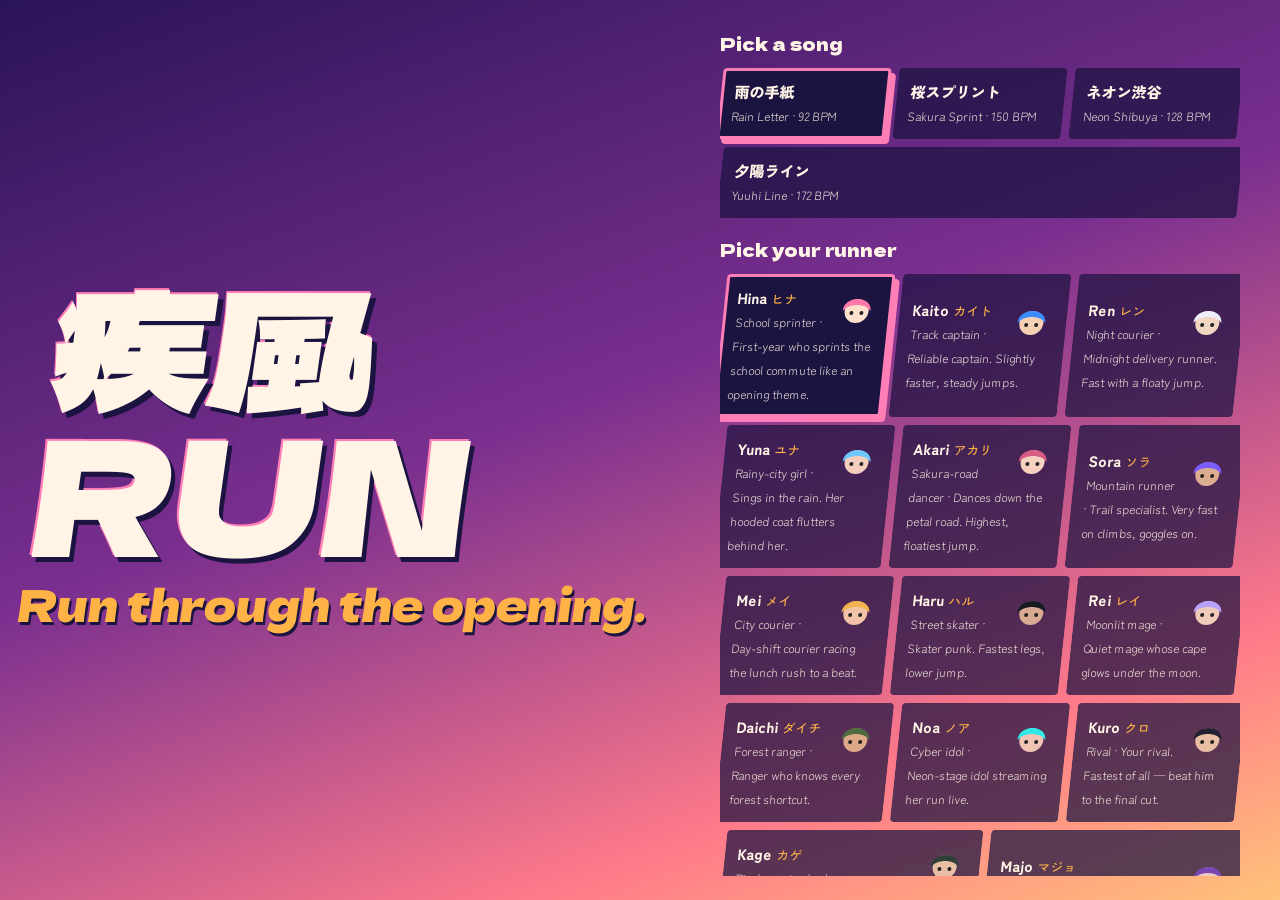
<file: index.html>
﻿<!doctype html>
<html lang="en"><head><meta charset="utf-8">
<meta name="viewport" content="width=device-width, initial-scale=1, viewport-fit=cover">
<title>Hayate Run —疾風RUN</title>
<link rel="icon" href="data:image/svg+xml,%3Csvg xmlns=%27http://www.w3.org/2000/svg%27 viewBox=%270 0 32 32%27%3E%3Crect width=%2732%27 height=%2732%27 rx=%277%27 fill=%27%231b1340%27/%3E%3Ctext x=%2716%27 y=%2724%27 font-size=%2720%27 text-anchor=%27middle%27 fill=%27%23ff7eb6%27%3E%E7%96%BE%3C/text%3E%3C/svg%3E">
<meta name="description" content="Hayate Run: an anime-opening-inspired browser runner. 12 original runners, 160 cinematic worlds, beat-synced camera.">
<link href="https://fonts.googleapis.com/css2?family=Dela+Gothic+One&family=Zen+Kaku+Gothic+New:wght@500;900&display=swap" rel="stylesheet">
<link rel="stylesheet" href="styles/main.css">
<link rel="stylesheet" href="styles/menu.css">
<link rel="stylesheet" href="styles/game.css">
</head><body>
<canvas id="c"></canvas>
<div id="hud"><span id="sc">0 m</span><span id="score">0 pts</span><span id="combo"></span><span class="mid" id="envname"></span><span id="hp"></span><button id="pauseBtn" aria-label="Pause">II</button></div>
<div id="progwrap"><div id="prog"></div></div>
<div id="sty"></div><div id="envb"></div><div id="cap"></div><div id="cred"><b id="c1"></b><span id="c2"></span></div>

<div class="scr" id="menu">
  <div class="title"><b>疾風<br>RUN</b><i>Run through the opening.</i></div>
  <div class="panel">
    <h2>Pick a song</h2><div class="row" id="songs"></div>
    <h2>Pick your runner</h2><div class="row" id="chars"></div>
    <h2>Look</h2><select id="look" class="card" aria-label="Render style"><option value="0">Auto: changes with the music</option><option value="1">Anime</option><option value="2">Cartoon</option><option value="3">Paper</option><option value="4">Manga</option><option value="5">Comic</option><option value="6">3D</option><option value="7">Flat 2D</option><option value="8">Realistic</option></select>
    <h2>World</h2><select id="env" class="card" aria-label="World"><option value="auto">Auto: cuts with the song structure</option><option value="random">Random of all 160</option></select>
    <h2>Quality</h2><div class="setrow"><select id="quality" class="card" aria-label="Quality" style="flex:1"><option value="LOW">LOW</option><option value="MEDIUM">MEDIUM</option><option value="HIGH">HIGH</option><option value="ULTRA">ULTRA</option></select><label><input type="checkbox" id="qauto" checked> auto</label><label><input type="checkbox" id="mute"> mute</label></div>
    <h2>Your own song</h2><label class="card" style="transform:none"><input id="file" type="file" accept="audio/*" hidden><strong>Load an audio file</strong><br><span id="fn">Optional. Plays instead of the built-in track. Set its BPM below.</span></label>
    <label><small class="h">BPM of your file </small><input id="bpm" type="number" value="100" min="60" max="200" style="width:70px"></label>
    <button class="go" id="go">Start running</button>
    <small class="h">← → or A/D to change lane · ↑ / Space / W to jump · P or Esc pauses · M mutes. Touch: swipe left/right, swipe up or tap to jump. Grab stars for combo score.</small>
    <small id="credits"></small>
  </div>
</div>
<div class="scr off" id="pause"><div class="panel"><h2 style="font-size:34px">Paused — 休憩</h2><button class="go" id="resume">Resume</button><button class="ghost" id="restart">Restart run</button><button class="ghost" id="quit">Quit to menu</button></div></div>
<div class="scr off" id="end"><div class="panel" style="text-align:center;align-items:center"><h1 id="eh"></h1><h2 id="es"></h2><button class="go" id="again">Run again</button></div></div>

<script src="src/engine.js"></script>
<script src="src/audio.js"></script>
<script src="src/characters.js"></script>
<script src="src/animation.js"></script>
<script src="src/sprites.js"></script>
<script src="src/environments.js"></script>
<script src="src/renderer.js"></script>
<script src="src/weather.js"></script>
<script src="src/lighting.js"></script>
<script src="src/particles.js"></script>
<script src="src/effects.js"></script>
<script src="src/camera.js"></script>
<script src="src/director.js"></script>
<script src="src/player.js"></script>
<script src="src/collision.js"></script>
<script src="src/input.js"></script>
<script src="src/ui.js"></script>
<script src="src/performance.js"></script>
<script src="src/main.js"></script>
</body></html>
</file>
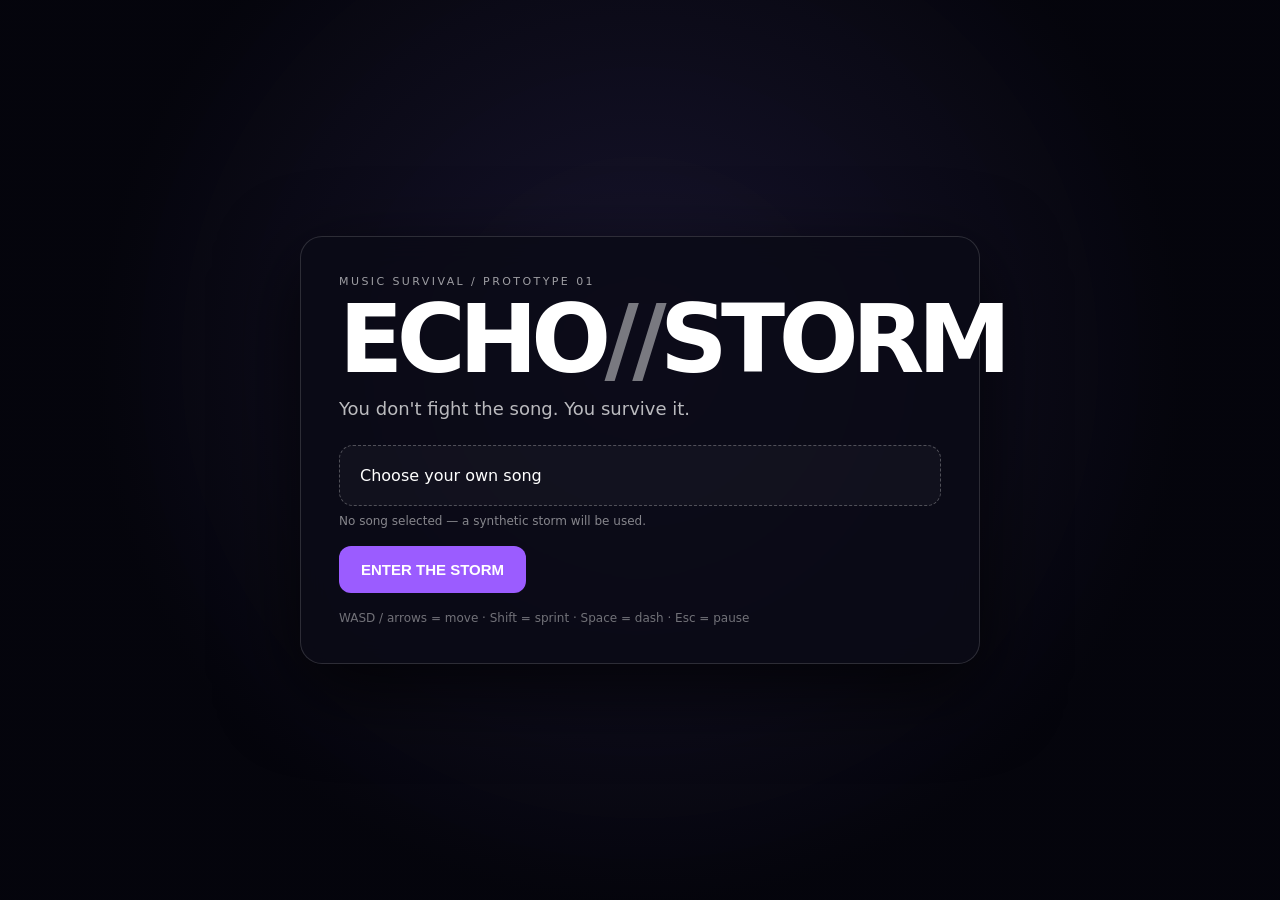
<file: music-storm/index.html>
<!doctype html>
<html lang="en">
<head>
<meta charset="utf-8">
<meta name="viewport" content="width=device-width,initial-scale=1,viewport-fit=cover">
<title>ECHO//STORM — Music Survival Prototype</title>
<link rel="stylesheet" href="style.css">
</head>
<body>
<canvas id="game"></canvas>
<div id="menu" class="overlay">
  <div class="panel">
    <div class="eyebrow">MUSIC SURVIVAL / PROTOTYPE 01</div>
    <h1>ECHO<span>//</span>STORM</h1>
    <p>You don't fight the song. You survive it.</p>
    <label class="upload">Choose your own song<input id="song" type="file" accept="audio/*"></label>
    <div id="filename">No song selected — a synthetic storm will be used.</div>
    <button id="start">ENTER THE STORM</button>
    <div class="controls">WASD / arrows = move · Shift = sprint · Space = dash · Esc = pause</div>
  </div>
</div>
<div id="hud" class="hidden">
  <div><b id="wave">WAVE 1</b><span id="style">ANIME</span></div>
  <div class="meter"><span>STORM</span><i id="energy"></i></div>
  <div id="time">00:00</div>
</div>
<div id="pause" class="overlay hidden"><div class="panel"><h2>STORM PAUSED</h2><button id="resume">RESUME</button></div></div>
<div id="end" class="overlay hidden"><div class="panel"><div class="eyebrow">SONG COMPLETE</div><h2>THE STORM PASSED</h2><p id="stats"></p><button id="again">RUN AGAIN</button></div></div>
<script src="game.js"></script>
</body>
</html>
</file>
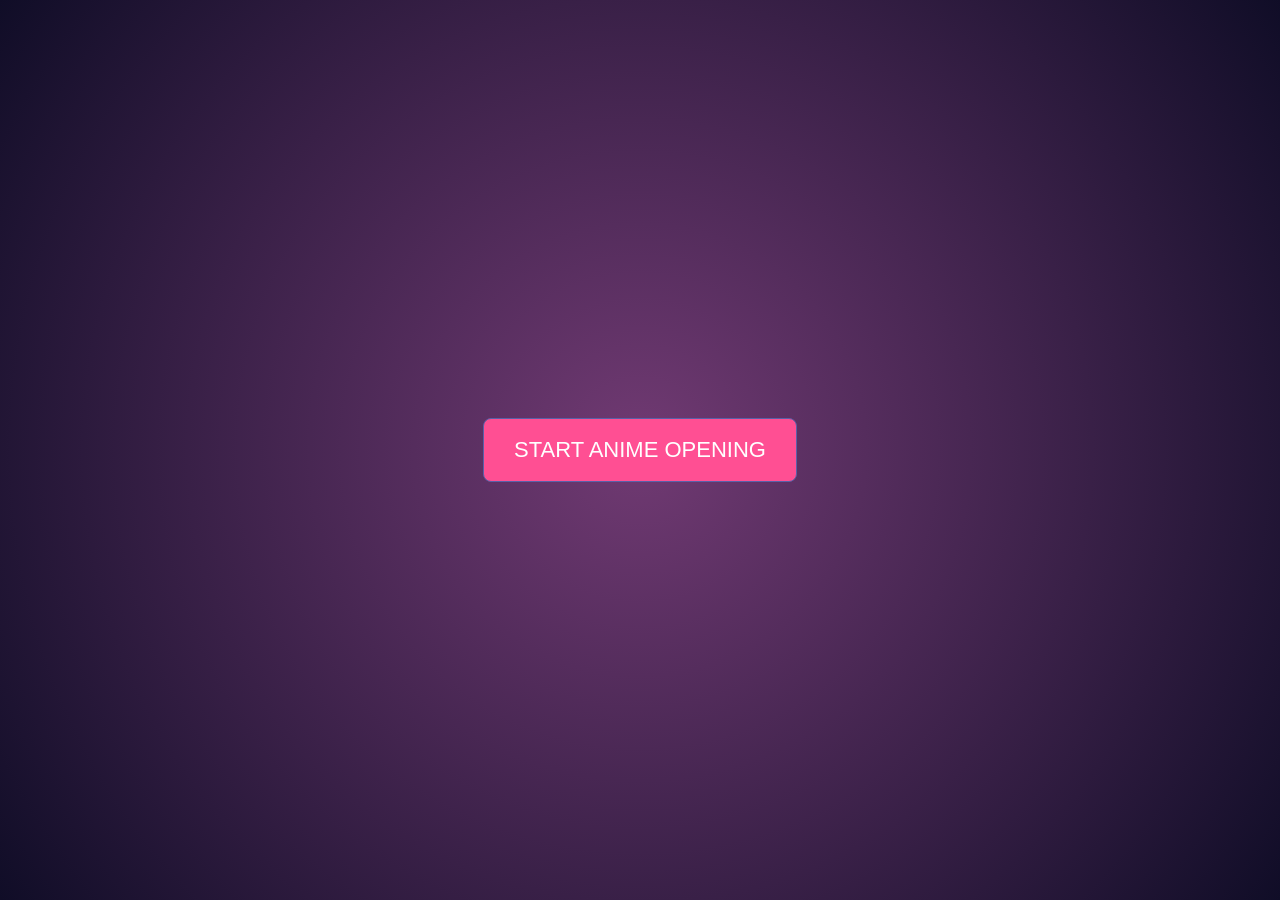
<file: opening-v3.html>
<!doctype html><html lang="en"><head><meta charset="utf-8"><meta name="viewport" content="width=device-width,initial-scale=1"><title>Hayate Run — Anime Opening V3</title><style>html,body{margin:0;height:100%;overflow:hidden;background:#08091b;color:#fff;font-family:system-ui,sans-serif}canvas{display:block;width:100%;height:100%}#hud{position:fixed;top:14px;left:14px;right:14px;display:flex;justify-content:space-between;z-index:3;font-weight:800;text-shadow:2px 2px #000;pointer-events:none}#picker{position:fixed;left:14px;bottom:14px;z-index:4;display:flex;gap:6px;flex-wrap:wrap;max-width:min(760px,92vw)}button{background:#171936;color:#fff;border:1px solid #5960a8;border-radius:8px;padding:7px 10px;cursor:pointer}button.active{background:#ff4f93;border-color:#fff}.hide{display:none!important}#start{position:fixed;inset:0;display:grid;place-items:center;background:radial-gradient(circle,#713a73,#100d27);z-index:5}#start button{font-size:22px;padding:18px 30px;background:#ff4f93}</style></head><body><canvas id="c"></canvas><div id="hud"><span id="left">HAYATE RUN · OPENING V3</span><span id="right"></span></div><div id="picker"></div><div id="start"><button>START ANIME OPENING</button></div><script src="characters.js"></script><script>
const c=document.querySelector('#c'),g=c.getContext('2d');let W,H,D,t0=0,started=false,selected=0;function rs(){D=Math.min(devicePixelRatio||1,2);W=innerWidth;H=innerHeight;c.width=W*D;c.height=H*D;g.setTransform(D,0,0,D,0,0)}addEventListener('resize',rs);rs();
const C=window.HAYATE_CHARACTERS;const names=['SCHOOL','CITY','RAIN','SAKURA','FOREST','MOUNTAIN','BEACH','CYBER','FANTASY','SPACE','SUNSET','SNOW'];
C.forEach((ch,i)=>{let b=document.createElement('button');b.textContent=ch.name;b.onclick=()=>{selected=i;document.querySelectorAll('#picker button').forEach(v=>v.classList.remove('active'));b.classList.add('active')};document.querySelector('#picker').appendChild(b)});document.querySelector('#picker button').classList.add('active');
function beat(t){return Math.floor(t*128/60)}function env(b){return Math.floor(b/8)%12}function camera(b){let p=b%32;return p<8?'REAR CHASE':p<14?'SIDE TRACK':p<18?'FRONT HERO':p<22?'CLOSE-UP':p<27?'WIDE GROUP':'AERIAL DROP'}
function palette(e){return[['#17183c','#43599b','#f7a1c1'],['#07152c','#126a93','#ffd36b'],['#08101e','#303e68','#8999c7'],['#3d174d','#ff6f9f','#ffd17b'],['#0b2c20','#347b50','#b9e08a'],['#13284b','#5d85b9','#ecd2ae'],['#2a86b8','#74d9e9','#ffe0a0'],['#06051c','#6a18a6','#17e7df'],['#4d271f','#bf674d','#f5ca79'],['#02030d','#10235e','#8bdcff'],['#4a2024','#e55b50','#ffd56d'],['#0e1830','#8ca7d2','#eff8ff']][e]}
function background(e,b){let p=palette(e),q=g.createLinearGradient(0,0,0,H);q.addColorStop(0,p[0]);q.addColorStop(.6,p[1]);q.addColorStop(1,p[2]);g.fillStyle=q;g.fillRect(0,0,W,H);let h=H*.56;g.fillStyle=e===4?'#1d583b':e===7?'#111126':'#29344a';g.fillRect(0,h,W,H-h);if(e===9){g.fillStyle='#fff';for(let i=0;i<90;i++)g.fillRect((i*137+b*2)%W,(i*67)%h,1.5,1.5)}
 for(let i=0;i<24;i++){let px=(i*191-b*(e===2?5:2))%(W+180)-90,hh=35+(i*43+e*19)%115;g.fillStyle=e===7?'#1c1636':e===5?'#496b96':'#2b344b';if(e<4||e===7||e===8){g.fillRect(px,h-hh,76,hh);for(let y=0;y<4;y++)for(let z=0;z<3;z++){g.fillStyle=(i+y+z+b)%4===0?'#ffd36b':'#3a516d';g.fillRect(px+10+z*20,h-hh+12+y*19,8,9)}}else{g.beginPath();g.moveTo(px,h);g.lineTo(px+42,h-hh);g.lineTo(px+84,h);g.fill()}}
 g.fillStyle=e===7?'#11111f':'#353443';g.beginPath();g.moveTo(W*.44,h);g.lineTo(W*.56,h);g.lineTo(W,H);g.lineTo(0,H);g.closePath();g.fill();g.strokeStyle='#eee2a8';g.lineWidth=4;g.setLineDash([28,24]);g.lineDashOffset=-b*9;g.beginPath();g.moveTo(W*.5,h);g.lineTo(W*.5,H);g.stroke();g.setLineDash([]);
 if(e===2){g.strokeStyle='rgba(190,215,255,.5)';for(let i=0;i<100;i++){let px=(i*71+b*10)%W,py=(i*41+b*19)%H;g.beginPath();g.moveTo(px,py);g.lineTo(px-8,py+20);g.stroke()}}if(e===3){g.fillStyle='rgba(255,170,205,.75)';for(let i=0;i<45;i++){let px=(i*91-b*6)%W,py=(i*47+b*4)%H;g.beginPath();g.arc(px,py,3,0,7);g.fill()}}
}
function rect(x,y,w,h,c,r=0){g.fillStyle=c;if(r){g.beginPath();g.roundRect(x,y,w,h,r);g.fill()}else g.fillRect(x,y,w,h)}
function char(ch,t,mode,depth=1){let run=t*11*ch.speed,sw=Math.sin(run),sw2=Math.sin(run+Math.PI),front=mode==='FRONT HERO'||mode==='CLOSE-UP',side=mode==='SIDE TRACK',scale=Math.min(W,H)/720*(mode==='CLOSE-UP'?1.55:mode==='WIDE GROUP'?.62:1),cx=front?W*.5:side?W*.54:W*.5,base=H*.78;g.save();g.translate(cx,base+Math.abs(sw)*-7);g.scale(scale,scale);g.globalAlpha=depth;
 g.fillStyle='rgba(0,0,0,.25)';g.beginPath();g.ellipse(0,20,35,9,0,0,7);g.fill();
 // flowing hair silhouette
 g.fillStyle=ch.hair;g.beginPath();g.ellipse(0,-102,34,43,0,0,7);g.fill();g.fillStyle=ch.hair2;g.beginPath();g.moveTo(-29,-108);g.quadraticCurveTo(-20,-150,16,-135);g.quadraticCurveTo(46,-119,28,-75);g.lineTo(11,-95);g.lineTo(-8,-70);g.lineTo(-39,-57);g.closePath();g.fill();
 // face only in front shots
 if(front){g.fillStyle=ch.skin;g.beginPath();g.ellipse(0,-91,25,29,0,0,7);g.fill();g.fillStyle=ch.eye;g.beginPath();g.ellipse(-9,-92,3,5,0,0,7);g.ellipse(9,-92,3,5,0,0,7);g.fill();g.strokeStyle='#7b3e4f';g.lineWidth=2;g.beginPath();g.arc(0,-84,7,.15,2.95);g.stroke()}
 // torso and outfit
 rect(-27,-63,54,72,ch.uniform,9);rect(-27,-63,54,10,ch.accent,3);rect(-22,8,44,43,ch.bottom,7);
 // running arms
 g.strokeStyle=ch.uniform;g.lineWidth=11;g.lineCap='round';g.beginPath();g.moveTo(-23,-50);g.lineTo(-47-sw*25,-8);g.moveTo(23,-50);g.lineTo(47-sw2*25,-8);g.stroke();
 // legs
 g.strokeStyle=ch.bottom;g.lineWidth=13;g.beginPath();g.moveTo(-14,48);g.lineTo(-25-sw*22,102);g.moveTo(14,48);g.lineTo(25-sw2*22,102);g.stroke();g.strokeStyle=ch.accent;g.lineWidth=7;g.beginPath();g.moveTo(-25-sw*22,102);g.lineTo(-48-sw*22,102);g.moveTo(25-sw2*22,102);g.lineTo(48-sw2*22,102);g.stroke();
 // accessories / motion trails
 g.strokeStyle=ch.accent;g.lineWidth=5;g.beginPath();if(ch.accessory==='scarf'||ch.accessory==='cape')g.moveTo(20,-43),g.quadraticCurveTo(70+sw*25,-20,105+sw*30,-52);else if(ch.accessory==='ribbon'||ch.accessory==='hairpin')g.moveTo(-20,-122),g.quadraticCurveTo(-65-sw*15,-95,-80-sw*20,-125);g.stroke();
 if(ch.accessory==='headband'||ch.accessory==='bandana'||ch.accessory==='cap'||ch.accessory==='visor')rect(-31,-116,62,8,ch.accent,4);if(ch.accessory==='goggles'){g.strokeStyle=ch.accent;g.lineWidth=4;g.strokeRect(-22,-105,17,11);g.strokeRect(5,-105,17,11)}if(ch.accessory==='earphones'){g.strokeStyle=ch.accent;g.lineWidth=4;g.beginPath();g.arc(0,-98,31,3.3,6.1);g.stroke()}
 g.restore()}
function group(t,b){let ids=[selected,(selected+1)%C.length,(selected+2)%C.length,(selected+3)%C.length];ids.forEach((id,i)=>{let ch=C[id],saveX=W/2+(i-1.5)*Math.min(W*.13,100);g.save();g.translate(saveX-W/2,0);char(ch,t,'WIDE GROUP',.85);g.restore()})}
function frame(ms){if(!started)return;let t=(ms-t0)/1000,b=beat(t),e=env(b),cam=camera(b),ch=C[selected];background(e,b);if(cam==='WIDE GROUP')group(t,b);else char(ch,t,cam);if(b%8<1){g.fillStyle='rgba(255,255,255,'+(1-b%8)+')';g.fillRect(0,0,W,H)}if(b>=48&&b<64){g.fillStyle='rgba(255,255,255,.08)';g.fillRect(0,0,W,H);for(let i=0;i<24;i++){g.fillStyle='rgba(255,220,245,.3)';g.fillRect((i*97+b*10)%W,(i*53+b*3)%H,2,2)}}if(b>=64){g.fillStyle='rgba(255,90,170,.08)';g.fillRect(0,0,W,H)}document.querySelector('#right').textContent=`${ch.name} · ${ch.archetype} · ${names[e]} · ${cam} · BEAT ${b}`;requestAnimationFrame(frame)}
let ac;function audio(){ac=new AudioContext();let master=ac.createGain();master.gain.value=.05;master.connect(ac.destination);let next=0;function tick(){let now=ac.currentTime;if(now>next){let o=ac.createOscillator(),q=ac.createGain();o.type='triangle';o.frequency.value=220*Math.pow(2,(Math.floor(next*128/60)%12)/12);q.gain.setValueAtTime(.0001,now);q.gain.exponentialRampToValueAtTime(.15,now+.01);q.gain.exponentialRampToValueAtTime(.0001,now+.13);o.connect(q).connect(master);o.start(now);o.stop(now+.14);next+=60/128/2}requestAnimationFrame(tick)}}document.querySelector('#start button').onclick=()=>{started=true;document.querySelector('#start').classList.add('hide');audio();t0=performance.now();requestAnimationFrame(frame)};
</script></body></html>
</file>
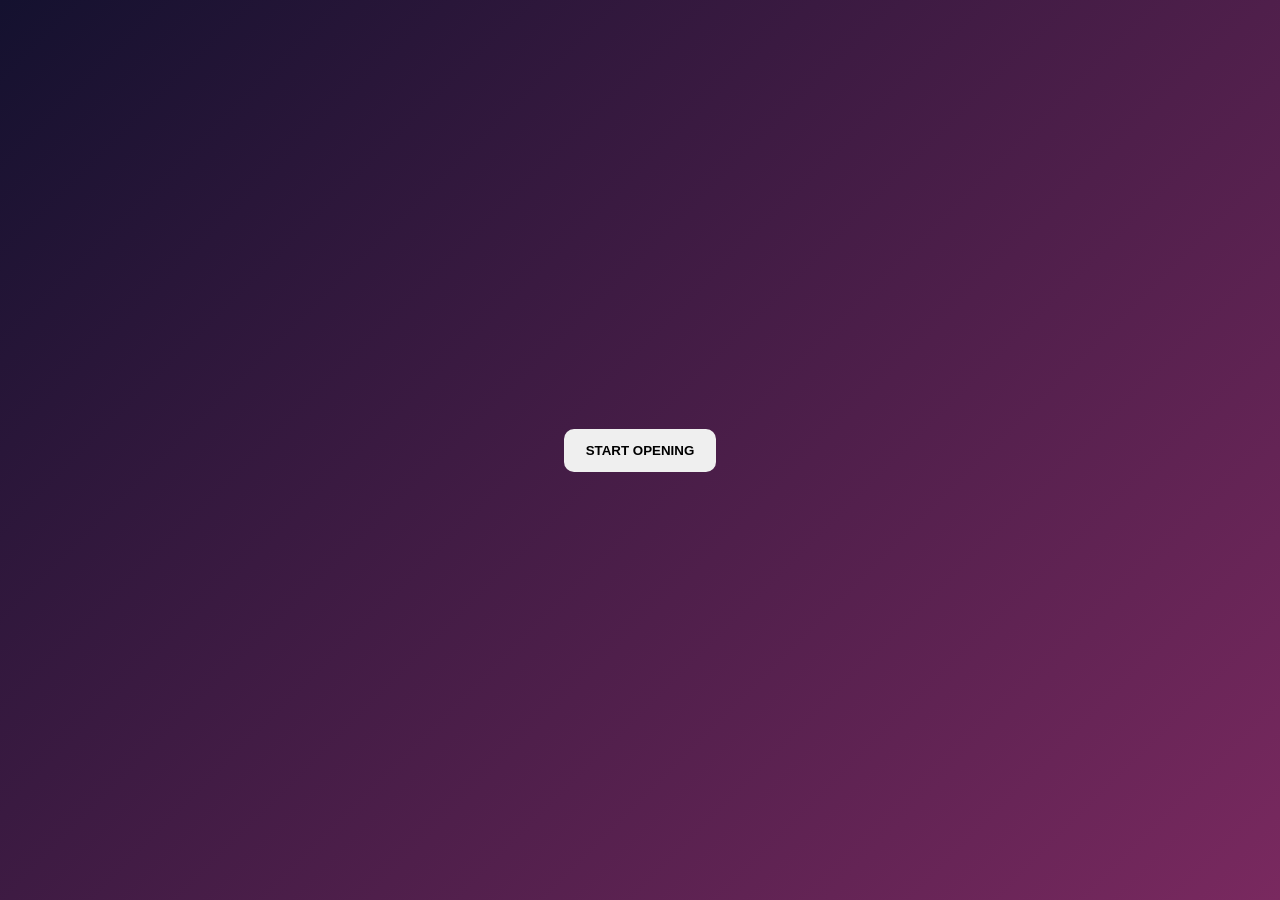
<file: opening.html>
<!doctype html><html lang="en"><head><meta charset="utf-8"><meta name="viewport" content="width=device-width,initial-scale=1"><title>Hayate Run — Anime Opening</title><style>html,body{margin:0;height:100%;overflow:hidden;background:#090b20}canvas{display:block;width:100%;height:100%}#ui{position:fixed;inset:16px auto auto 16px;z-index:2;font:700 14px system-ui;color:#fff;text-shadow:2px 2px #111;opacity:.85}#start{position:fixed;inset:0;display:grid;place-items:center;background:linear-gradient(135deg,#14112f,#79295f);z-index:4;color:white;font:700 20px system-ui}button{padding:14px 22px;border:0;border-radius:10px;font-weight:800;cursor:pointer}</style></head><body><canvas id="c"></canvas><div id="ui">HAYATE RUN · ANIME OPENING</div><div id="start"><button>START OPENING</button></div><script>
const c=document.querySelector('#c'),x=c.getContext('2d');let W,H,dpr;function resize(){dpr=Math.min(devicePixelRatio||1,2);W=innerWidth;H=innerHeight;c.width=W*dpr;c.height=H*dpr;x.setTransform(dpr,0,0,dpr,0,0)}addEventListener('resize',resize);resize();
const envNames=['Anime School','Japanese City','Rainy City','Cherry-Blossom Road','Forest','Mountain','Beach','Neon Cyberpunk City','Fantasy Town','Space Sci-Fi','Sunset Highway','Snow Shrine'];
const envs=Array.from({length:120},(_,i)=>{let base=envNames[i%envNames.length];let v=Math.floor(i/envNames.length)+1;return{id:i,name:base+' '+String(v).padStart(2,'0'),type:i%envNames.length,license:'CC0 / original procedural',source:'Hayate Run original generator'}});
const manifests=envs;
const music={bpm:128,beats:128};let started=false,t0=0,audio,master;
function beat(t){return Math.floor(t*music.bpm/60)}
function envAt(b){return manifests[Math.floor(b/8)%manifests.length]}
function camera(b){const p=b%32;if(p<8)return{mode:'rear chase',zoom:1};if(p<16)return{mode:'side tracking',zoom:1.1};if(p<20)return{mode:'front',zoom:1.2};if(p<24)return{mode:'close-up',zoom:1.45};if(p<28)return{mode:'wide',zoom:.82};return{mode:'elevated',zoom:.95}}
function sky(type){const s=[['#121737','#394d8c','#f7a3bd'],['#08152e','#175b8a','#ffd36e'],['#071021','#303a5d','#7887b8'],['#3a164e','#ff7aa8','#ffd17b'],['#102b24','#3d8a62','#b9e08a'],['#13284d','#557fb7','#e8d0b1'],['#2e82bd','#75d9ef','#ffe1a1'],['#06061b','#5d1ca6','#18e5e0'],['#45251e','#c56d4b','#f2c878'],['#02030e','#101f55','#8fd8ff'],['#4a1e22','#e85d50','#ffd56d'],['#0e1730','#8da7d4','#eef6ff']];return s[type%12]}
function drawEnv(type,b){let s=sky(type),g=x.createLinearGradient(0,0,0,H);g.addColorStop(0,s[0]);g.addColorStop(.62,s[1]);g.addColorStop(1,s[2]);x.fillStyle=g;x.fillRect(0,0,W,H);let horizon=H*.58;
 if(type===6){x.fillStyle='#f3d5a5';x.fillRect(0,horizon,W,H-horizon);x.fillStyle='#45a9c7';x.fillRect(0,horizon*.83,W,H*.18)} else if(type===9){x.fillStyle='#050713';x.fillRect(0,horizon,W,H-horizon);for(let i=0;i<70;i++){let px=(i*137+b*1.7)%W,py=(i*83)%horizon;x.fillStyle=i%4?'#bde7ff':'#fff';x.fillRect(px,py,1.5,1.5)}} else {x.fillStyle=type===4?'#214d39':type===7?'#10122b':'#26304a';x.fillRect(0,horizon,W,H-horizon)}
 for(let i=0;i<28;i++){let px=((i*173-b*3)%(W+220))-110;let h=30+((i*47+type*31)%100);if([0,1,2,7,8].includes(type)){x.fillStyle=type===7?'#171334':'#27304b';x.fillRect(px,horizon-h,70,h);for(let wy=0;wy<4;wy++)for(let wx=0;wx<3;wx++){x.fillStyle=(i+wx+wy+b)%3===0?'#ffd36e':'#38506a';x.fillRect(px+10+wx*18,horizon-h+12+wy*18,7,9)}}else{x.fillStyle=type===5?'#486d9d':type===4?'#1e6244':'#596477';x.beginPath();x.moveTo(px,horizon);x.lineTo(px+45,horizon-h);x.lineTo(px+90,horizon);x.fill()}}
 x.fillStyle=type===7?'#151525':'#343342';x.beginPath();x.moveTo(W*.43,horizon);x.lineTo(W*.57,horizon);x.lineTo(W*.95,H);x.lineTo(W*.05,H);x.fill();x.strokeStyle='#f3e8b0';x.lineWidth=4;x.setLineDash([28,24]);x.lineDashOffset=-b*10;x.beginPath();x.moveTo(W*.5,horizon);x.lineTo(W*.5,H);x.stroke();x.setLineDash([]);
 if(type===2){x.strokeStyle='rgba(170,200,255,.45)';for(let i=0;i<90;i++){let px=(i*71+b*9)%W,py=(i*43+b*17)%H;x.beginPath();x.moveTo(px,py);x.lineTo(px-7,py+18);x.stroke()}}if(type===3){x.fillStyle='rgba(255,170,200,.8)';for(let i=0;i<35;i++){let px=(i*83-b*5)%W,py=(i*37+b*3)%H;x.beginPath();x.arc(px,py,3,0,7);x.fill()}}
}
function limb(px,py,ang,len,w){x.save();x.translate(px,py);x.rotate(ang);x.fillRect(-w/2,0,w,len);x.restore()}
function hero(t,cam){let cx=W/2,base=H*.76,run=t*12,step=Math.sin(run),step2=Math.sin(run+Math.PI),scale=Math.min(W,H)/800*cam.zoom;x.save();x.translate(cx,base+Math.abs(step)*-7*scale);x.scale(scale,scale);x.fillStyle='rgba(0,0,0,.25)';x.beginPath();x.ellipse(0,35,32,9,0,0,7);x.fill();
 x.fillStyle='#151b36';x.beginPath();x.ellipse(0,-88,31,38,0,0,7);x.fill();x.fillStyle='#e8bfa7';x.beginPath();x.arc(0,-84,24,0,7);x.fill();x.fillStyle='#263c87';x.beginPath();x.moveTo(-27,-96);x.quadraticCurveTo(-8,-137,20,-108);x.lineTo(29,-72);x.lineTo(4,-88);x.lineTo(-28,-65);x.closePath();x.fill();x.fillStyle='#f04f78';x.fillRect(-25,-55,50,65);x.fillStyle='#26314f';x.fillRect(-23,10,46,40);
 x.strokeStyle='#f04f78';x.lineWidth=9;limb(-22,-48,step*.65-.25,48,9);limb(22,-48,step2*.65+.25,48,9);x.strokeStyle='#26314f';limb(-15,48,step*.8+.2,58,11);limb(15,48,step2*.8-.2,58,11);x.strokeStyle='#ff6f9f';x.lineWidth=7;x.beginPath();x.moveTo(18,-45);x.quadraticCurveTo(65+step*12,-20,90+step*18,-50);x.stroke();x.strokeStyle='#263c87';x.lineWidth=6;x.beginPath();x.moveTo(-14,-112);x.quadraticCurveTo(-55-step*12,-95,-70-step*18,-125);x.stroke();x.restore()}
function title(b){if(b<8)return;x.save();x.globalAlpha=Math.max(0,1-(b-72)/10);x.translate(W*.08,H*.2);x.transform(1,-.12,0,1,0,0);x.font='900 8vw system-ui';x.fillStyle='#fff';x.strokeStyle='#14102f';x.lineWidth=8;x.strokeText('HAYATE RUN',0,0);x.fillText('HAYATE RUN',0,0);x.font='800 18px system-ui';x.fillStyle='#ff82b1';x.fillText('疾風 — ANIME OPENING',5,32);x.restore()}
function frame(ms){if(!started)return;let t=(ms-t0)/1000,b=beat(t),e=envAt(b),cam=camera(b);drawEnv(e.type,b);let cut=b%8;if(cut<1){x.fillStyle='rgba(255,255,255,'+(1-cut)+')';x.fillRect(0,0,W,H)}hero(t,cam);title(b);if(b>=48&&b<64){x.fillStyle='rgba(255,255,255,.12)';x.fillRect(0,0,W,H);for(let i=0;i<18;i++){x.fillStyle='rgba(255,220,240,.25)';x.fillRect((i*97+b*9)%W,(i*53)%H,2,2)}}if(b>=64){x.fillStyle='rgba(255,120,170,.08)';x.fillRect(0,0,W,H)}document.querySelector('#ui').textContent=`${e.name} · ${cam.mode} · BEAT ${b}`;requestAnimationFrame(frame)}
function startAudio(){audio=new AudioContext();master=audio.createGain();master.gain.value=.07;master.connect(audio.destination);let next=0;function tick(){let now=audio.currentTime;if(now>next){let o=audio.createOscillator(),g=audio.createGain();o.frequency.value=220*Math.pow(2,(Math.floor(next*music.bpm/60)%8)/12);g.gain.setValueAtTime(.0001,now);g.gain.exponentialRampToValueAtTime(.2,now+.01);g.gain.exponentialRampToValueAtTime(.0001,now+.12);o.connect(g).connect(master);o.start(now);o.stop(now+.14);next+=60/music.bpm/2}requestAnimationFrame(tick)}}
document.querySelector('#start button').onclick=()=>{started=true;document.querySelector('#start').remove();startAudio();t0=performance.now();requestAnimationFrame(frame)};
</script></body></html>
</file>
<file: styles/main.css>
﻿:root{--ink:#1b1340;--sakura:#ff7eb6;--sun:#ffb347;--mint:#3de0d0;--paper:#fff4e6;--disp:'Dela Gothic One',Impact,sans-serif;--body:'Zen Kaku Gothic New','Hiragino Sans',sans-serif}
*{box-sizing:border-box}
html,body{height:100%;margin:0;background:#1b1340;color:var(--paper);font-family:var(--body);overflow:hidden;touch-action:none;-webkit-user-select:none;user-select:none}
:root{padding-top:env(safe-area-inset-top,0px);padding-bottom:env(safe-area-inset-bottom,0px)}
canvas{position:fixed;inset:0;width:100%;height:100%}
@media(prefers-reduced-motion:reduce){#cap.pop,#cred.pop{animation-duration:.01s}}
@media(max-width:760px){.scr{flex-direction:column;justify-content:flex-start;overflow:auto;gap:12px}.title{margin-top:8px}#hud{font-size:16px}}
</file>
<file: styles/menu.css>
﻿.scr{position:fixed;inset:0;display:flex;align-items:center;justify-content:center;gap:4vw;padding:24px;background:linear-gradient(160deg,#2a1458 0%,#7a2f8f 45%,#ff7a8a 80%,#ffc27a 100%);z-index:5}
.scr.off{display:none}
.title{transform:skewX(-8deg);flex:0 1 auto}
.title b{display:block;font:400 clamp(64px,13vw,160px)/.9 var(--disp);color:var(--paper);text-shadow:5px 5px 0 var(--ink),-2px -2px 0 var(--sakura)}
.title i{display:block;font:400 clamp(22px,4vw,44px)/1.2 var(--disp);font-style:normal;color:var(--sun);margin-top:.4em;text-shadow:3px 3px 0 var(--ink)}
.panel{width:min(520px,100%);display:flex;flex-direction:column;gap:12px;max-height:100%;overflow:auto}
h2{margin:6px 0 0;font:400 18px var(--disp)}
.row{display:flex;gap:8px;flex-wrap:wrap}
.card{flex:1 1 150px;background:rgba(27,19,64,.72);color:var(--paper);border:3px solid transparent;border-radius:4px;padding:10px;text-align:left;font:inherit;cursor:pointer;transform:skewX(-6deg)}
.card[aria-pressed=true]{border-color:var(--sakura);background:var(--ink);box-shadow:5px 5px 0 var(--sakura)}
.card:focus-visible,.go:focus-visible,.ghost:focus-visible{outline:3px solid var(--mint);outline-offset:2px}
.card strong{display:block;font-weight:900;font-size:15px}
.card strong small{color:var(--sun);font-weight:500}
.card span{font-size:12px;opacity:.85}
.card svg{width:44px;height:44px;float:right;margin-left:6px}
.go{margin-top:8px;font:400 22px var(--disp);padding:14px;border:0;background:var(--sun);color:var(--ink);cursor:pointer;transform:skewX(-8deg);box-shadow:6px 6px 0 var(--ink)}
.go:active{transform:skewX(-8deg) translate(3px,3px);box-shadow:3px 3px 0 var(--ink)}
.ghost{font:400 16px var(--disp);padding:10px;border:3px solid var(--paper);background:transparent;color:var(--paper);cursor:pointer;transform:skewX(-8deg)}
small.h{opacity:.75;font-size:12px}
select.card{transform:none;width:100%}
select.card optgroup{background:#1b1340;color:var(--paper);font-weight:900}
select.card option{background:#2a1f52;color:var(--paper)}
.setrow{display:flex;gap:12px;align-items:center;flex-wrap:wrap}
.setrow label{font-size:14px}
#credits{font-size:12px;opacity:.8}
#end h1{font:400 clamp(40px,9vw,90px) var(--disp);margin:0;transform:skewX(-8deg);text-shadow:5px 5px 0 var(--ink)}
</file>
<file: styles/game.css>
﻿#hud{position:fixed;top:calc(env(safe-area-inset-top,0px) + 8vh);left:16px;right:16px;display:flex;gap:12px;align-items:center;justify-content:space-between;font:400 20px var(--disp);text-shadow:2px 2px 0 var(--ink);z-index:2;pointer-events:none}
#hud #hp{color:var(--sakura);white-space:nowrap}
#hud #score{color:var(--sun)}
#hud #combo{color:var(--mint)}
#hud #combo.hot{color:#fff;background:var(--sakura);padding:0 10px;transform:skewX(-10deg)}
#hud .mid{flex:1 1 auto;text-align:center;font-size:14px;opacity:.9}
#progwrap{position:fixed;top:calc(env(safe-area-inset-top,0px) + 8vh + 34px);left:16px;right:16px;height:6px;background:rgba(255,244,230,.25);z-index:2;pointer-events:none;border-radius:3px}
#prog{height:100%;width:0;background:var(--mint);border-radius:3px}
#envname{position:fixed;left:5vw;bottom:calc(env(safe-area-inset-bottom,0px) + 10vh);font:400 18px var(--disp);z-index:2;pointer-events:none;transform:skewX(-10deg);background:rgba(27,19,64,.8);color:var(--mint);border:2px solid var(--mint);padding:2px 10px}
#pauseBtn{pointer-events:auto;font:400 14px var(--disp);background:rgba(27,19,64,.8);color:var(--paper);border:2px solid var(--paper);border-radius:4px;padding:4px 10px;cursor:pointer}
#cap{position:fixed;left:50%;top:22%;font:400 clamp(40px,10vw,110px) var(--disp);color:var(--paper);text-shadow:5px 5px 0 var(--ink),-3px -3px 0 var(--sakura);white-space:nowrap;opacity:0;pointer-events:none;z-index:2;transform:translateX(-50%) skewX(-10deg)}
#cap.pop{animation:pop 1.1s ease-out}
@keyframes pop{0%{opacity:0;transform:translateX(-30%) skewX(-10deg) scale(1.4)}12%{opacity:1;transform:translateX(-50%) skewX(-10deg)}70%{opacity:1}100%{opacity:0;transform:translateX(-62%) skewX(-10deg)}}
#cred{position:fixed;left:6vw;bottom:14vh;z-index:2;pointer-events:none;opacity:0;transform:skewX(-8deg)}
#cred.pop{animation:cr 4s ease-out}
#cred b{display:block;font:400 clamp(28px,6vw,64px) var(--disp);text-shadow:4px 4px 0 var(--ink)}
#cred span{font-weight:900;font-size:clamp(14px,2.4vw,22px);background:var(--ink);padding:2px 10px}
@keyframes cr{0%{opacity:0;transform:translateX(-40px) skewX(-8deg)}10%,75%{opacity:1;transform:skewX(-8deg)}100%{opacity:0}}
#sty{position:fixed;right:5vw;bottom:calc(env(safe-area-inset-bottom,0px) + 10vh);font:400 20px var(--disp);opacity:0;z-index:2;pointer-events:none;transform:skewX(-10deg);background:var(--sun);color:var(--ink);padding:2px 12px}
#envb{position:fixed;left:5vw;bottom:calc(env(safe-area-inset-bottom,0px) + 24vh);font:400 16px var(--disp);opacity:0;z-index:2;pointer-events:none;transform:skewX(-10deg);background:rgba(27,19,64,.8);color:var(--sun);border:2px solid var(--sun);padding:2px 10px}
#sty.pop{animation:sty 2s}
@keyframes sty{0%{opacity:0;transform:translateX(40px) skewX(-10deg)}10%,80%{opacity:1;transform:skewX(-10deg)}100%{opacity:0}}
#envb.pop{animation:eb 2.4s}
@keyframes eb{0%{opacity:0;transform:translateX(-40px) skewX(-10deg)}8%,84%{opacity:1;transform:skewX(-10deg)}100%{opacity:0}}
#pause{z-index:6;background:rgba(20,12,50,.82)}
#pause .panel{text-align:center;align-items:stretch}
</file>
<file: music-storm/style.css>
*{box-sizing:border-box}html,body{margin:0;width:100%;height:100%;overflow:hidden;background:#070711;color:#fff;font-family:Inter,system-ui,sans-serif}body{user-select:none}#game{position:fixed;inset:0;width:100%;height:100%;display:block}.overlay{position:fixed;inset:0;display:grid;place-items:center;background:radial-gradient(circle at 50% 40%,#25204499,#05050ce8 65%);z-index:5}.hidden{display:none!important}.panel{width:min(680px,92vw);padding:38px;border:1px solid #ffffff24;background:#0b0b16dd;box-shadow:0 25px 80px #000b;border-radius:22px;backdrop-filter:blur(14px)}.eyebrow{font-size:11px;letter-spacing:.22em;opacity:.6;margin-bottom:12px}.panel h1{font-size:clamp(48px,10vw,94px);line-height:.86;margin:0 0 18px;font-weight:900;letter-spacing:-.07em}.panel h1 span{opacity:.45}.panel h2{font-size:42px;margin:0 0 12px}.panel p{font-size:18px;opacity:.72}.upload{display:block;padding:20px;border:1px dashed #ffffff44;border-radius:14px;margin:26px 0 8px;cursor:pointer;background:#ffffff08}.upload input{display:none}#filename{font-size:12px;opacity:.5;margin-bottom:18px;white-space:nowrap;overflow:hidden;text-overflow:ellipsis}button{border:0;border-radius:12px;padding:15px 22px;font-weight:800;cursor:pointer;color:#fff;background:#9b5cff;font-size:15px}button:hover{filter:brightness(1.15)}.controls{margin-top:18px;font-size:12px;opacity:.42}.hidden{display:none}#hud{position:fixed;left:22px;right:22px;top:18px;display:flex;align-items:center;gap:18px;z-index:3;font-size:13px;letter-spacing:.08em;text-shadow:0 2px 8px #000}.meter{display:flex;align-items:center;gap:8px;flex:1;max-width:360px}.meter i{height:7px;border-radius:9px;background:#fff;display:block;width:0;box-shadow:0 0 20px #fff;transition:width .08s}.meter span{opacity:.5;font-size:10px}.meter:before{content:"";position:absolute;height:7px;width:min(360px,45vw);background:#ffffff12;border-radius:9px;z-index:-1}.meter i{position:relative}.meter span{white-space:nowrap}#style{margin-left:18px;opacity:.55}#time{margin-left:auto;opacity:.65}
</file>
